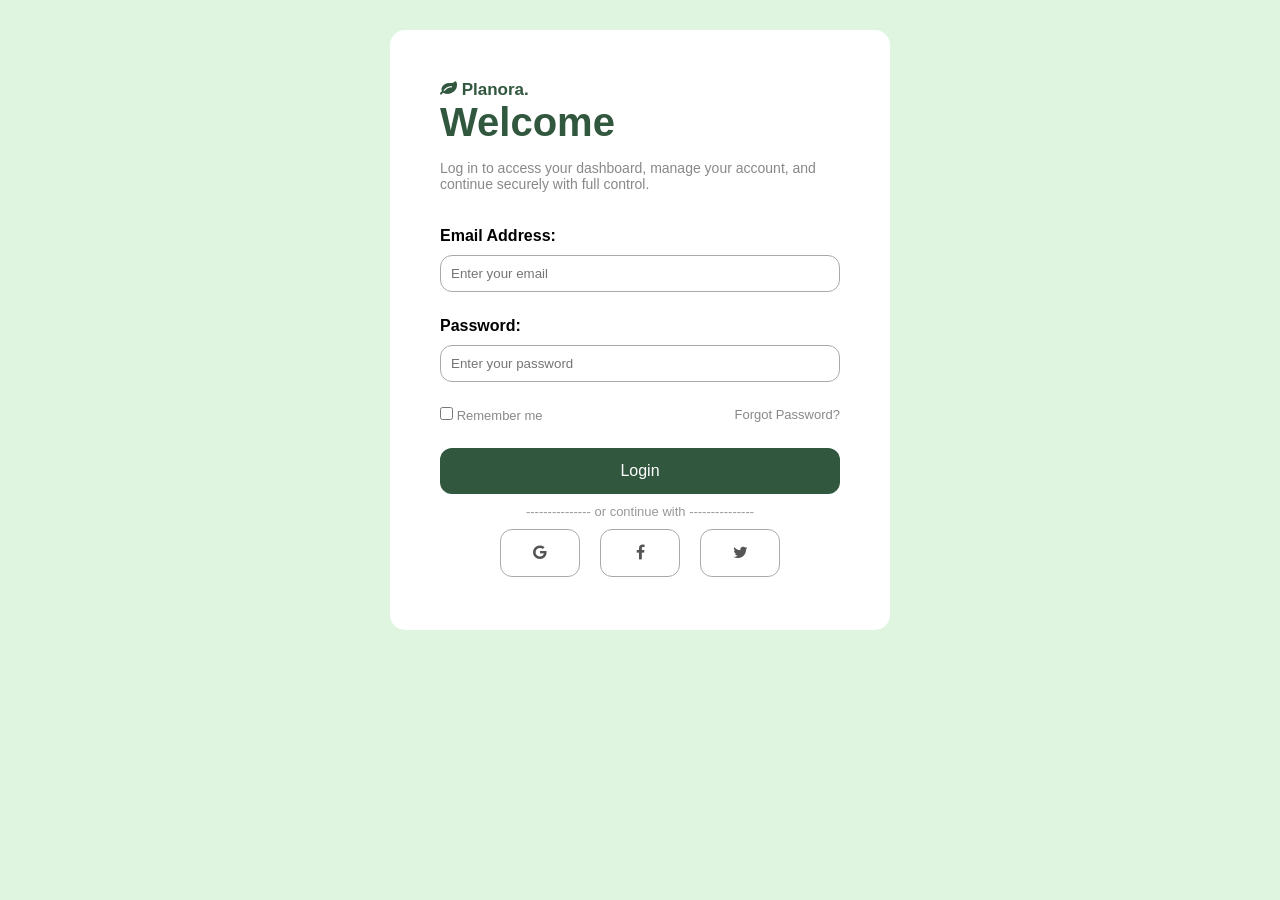
<file: index.html>
<!DOCTYPE html>
<html lang="en">
<head>
    <meta charset="UTF-8">
    <meta name="viewport" content="width=device-width, initial-scale=1.0">
    <link rel="stylesheet" href="https://cdnjs.cloudflare.com/ajax/libs/font-awesome/4.7.0/css/font-awesome.min.css">
    <link rel="stylesheet" href="l.css">
    
    <title>Login Page</title>
</head>
<body>
    <main class="container">
        <section class="right">
            <div class="logo"><i class="fa fa-leaf" aria-hidden="true"></i> Planora.</div>
            <h2 class="welcome">Welcome</h2>
            <p class="description">
                Log in to access your dashboard, manage your account,
                and continue securely with full control.
            </p>
            <label>Email Address:</label>
            <input type="email" placeholder="Enter your email" class="type">
            <label>Password:</label>
            <input type="password" placeholder="Enter your password" class="type">
            <div class="options">
                <div style="float:left;">
                    <input type="checkbox">
                    <span>Remember me</span>
                </div>
                <p style="float:right;">Forgot Password?</p>

            </div>


            <button id="loginBtn">Login</button>
            <div class="or">
                --------------- or continue with ---------------
            </div>

            <div class="social">
                <button><i class="fa fa-google" aria-hidden="true"></i></button>
                <button><i class="fa fa-facebook" aria-hidden="true"></i></button>
                <button><i class="fa fa-twitter" aria-hidden="true"></i></button>

            </div>

        </section>


    </main>
    <script src="login.js"></script>
</body>
</html>
</file>
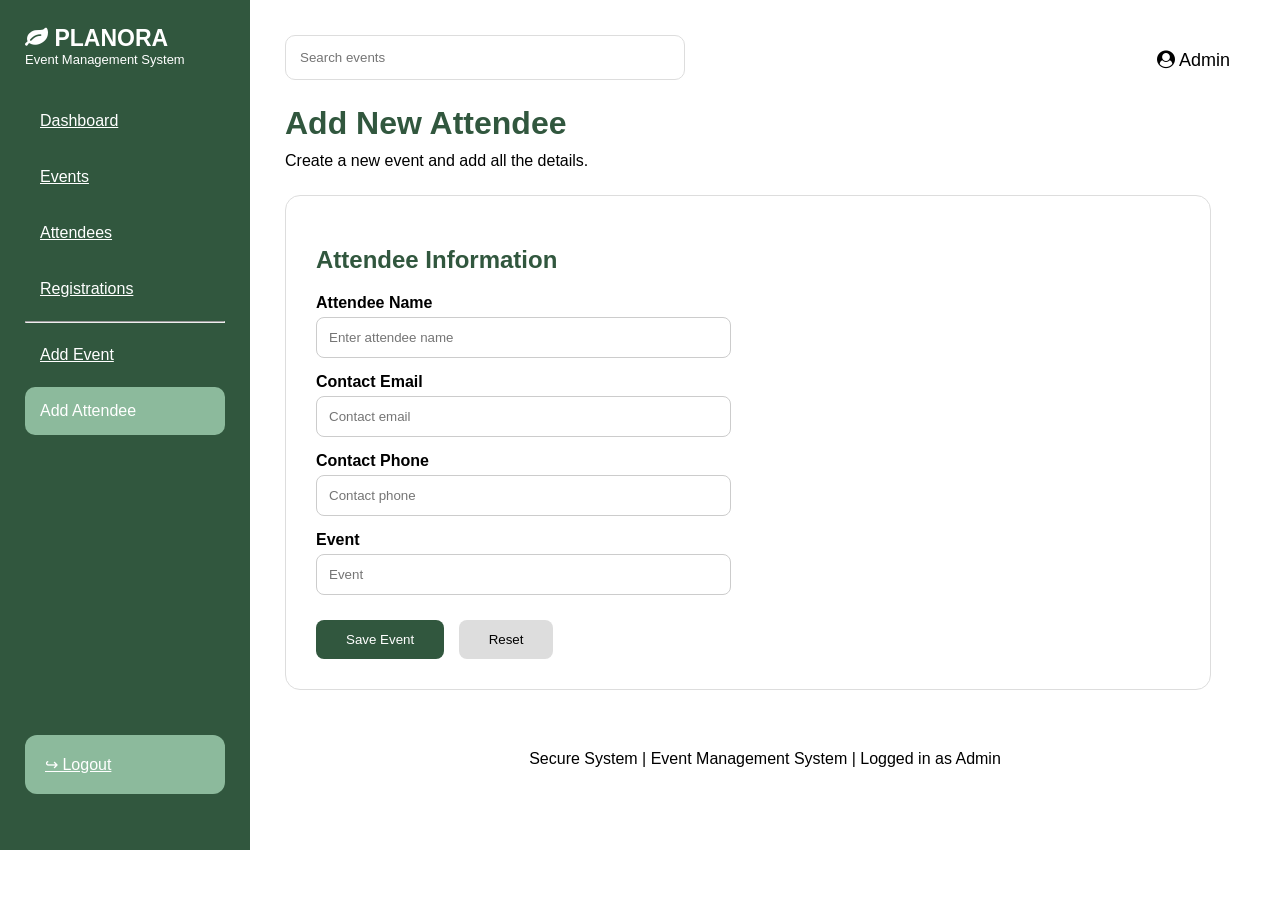
<file: addattendee.html>
<!DOCTYPE html>
<html>
<head>
    <meta charset="UTF-8">
    <meta name="viewport" content="width=device-width, initial-scale=1.0">
    <title>Add Attendee - Planora</title>
    <link rel="stylesheet" href="addattendee.css">
    <link rel="stylesheet" href="https://cdnjs.cloudflare.com/ajax/libs/font-awesome/4.7.0/css/font-awesome.min.css">
</head>

<body>
    <div class="sidebar">
        <h2 class="logo"><i class="fa fa-leaf"></i> PLANORA</h2>
        <p style="font-size:13px;">Event Management System</p>
        <nav>
            <a href="home.html">Dashboard</a>
            <a href="eventlist.html">Events</a>
            <a href="attendeelist.html">Attendees</a>
            <a href="registration.html">Registrations</a>
            <hr>
            <a href="addevent.html">Add Event</a>
            <a class="active">Add Attendee</a>
           
        </nav>
        <div class="admin"> <a href="login.html" style="color: white;">↪ Logout</a></div>
    </div>
    <div class="main">
        <header>
            <input class="search" placeholder="Search events">
            <span class="profile"><i class="fa fa-user-circle"></i> Admin</span>
        </header>
        <h1>Add New Attendee</h1>
        <p>Create a new event and add all the details.</p>
    <div class="form-box">
        <h2>Attendee Information</h2>
        <label>Attendee Name</label>
        <input type="text" placeholder="Enter attendee name">
        <label>Contact Email</label>
        <input placeholder="Contact email">
        <label>Contact Phone</label>
        <input placeholder="Contact phone"> 
        <label>Event</label>
        <input placeholder="Event">
        <div> 
        <button>Save Event</button>
        <button class="reset">Reset</button>
        </div>
    </div>
    <footer>

    Secure System | Event Management System | Logged in as Admin

    </footer>
    </div>
</body>
</html>
</file>
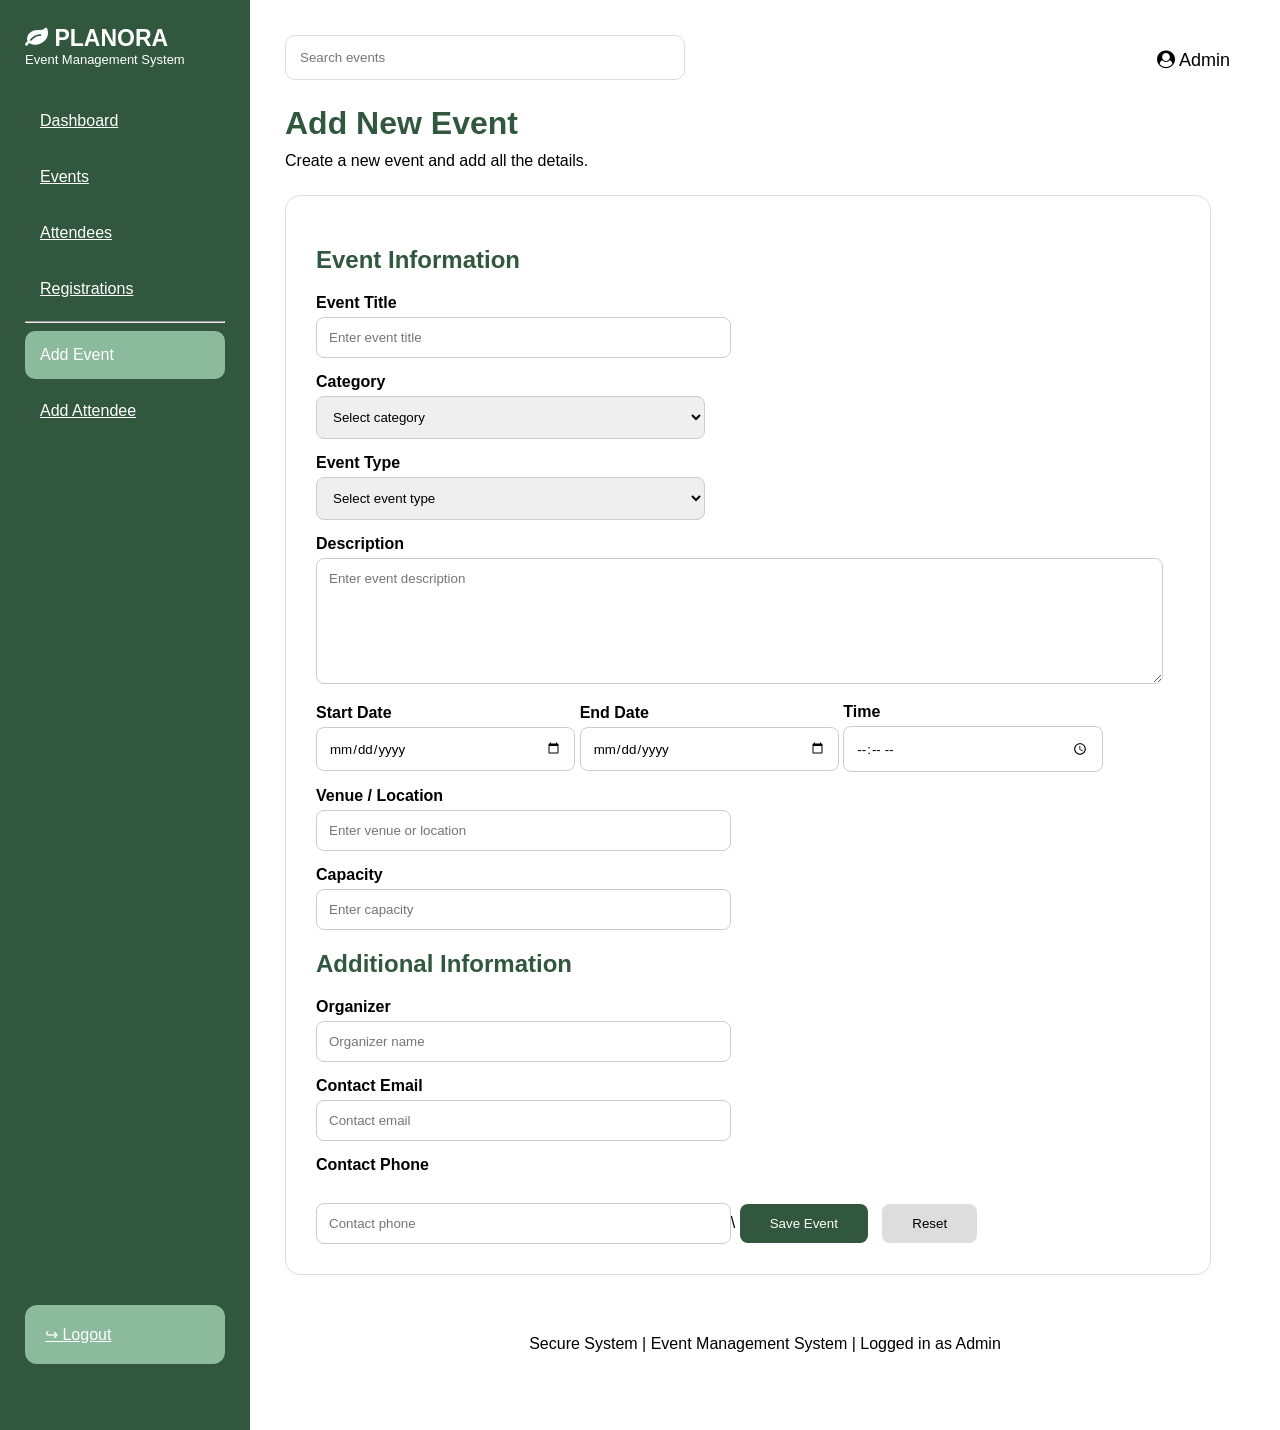
<file: addevent.html>
<!DOCTYPE html>
<html>
<head>
    <meta charset="UTF-8">
    <meta name="viewport" content="width=device-width, initial-scale=1.0">
    <title>Add Event - Planora</title>
    <link rel="stylesheet" href="addevent.css">
    <link rel="stylesheet" href="https://cdnjs.cloudflare.com/ajax/libs/font-awesome/4.7.0/css/font-awesome.min.css">
</head>

<body>
    <div class="sidebar">
        <h2 class="logo"><i class="fa fa-leaf"></i> PLANORA</h2>
        <p style="font-size:13px;">Event Management System</p>
        <nav>
            <a href="home.html">Dashboard</a>
            <a href="eventlist.html">Events</a>
            <a href="attendeelist.html">Attendees</a>
            <a href="registration.html">Registrations</a>
            <hr>
            <a class="active">Add Event</a>
            <a href="addattendee.html">Add Attendee</a>
            
        </nav>
        <div class="admin">
            <a href="login.html" style="color: white;">↪ Logout</a></div>
    </div>
    <div class="main">
        <header>
            <input class="search" placeholder="Search events">
            <span class="profile"><i class="fa fa-user-circle"></i> Admin</span>
        </header>
        <h1>Add New Event</h1>
        <p>Create a new event and add all the details.</p>
    <div class="form-box">
        <h2>Event Information</h2>
        <label>Event Title</label>
        <input type="text" placeholder="Enter event title">
        <label>Category</label>
        <select>
            <option>Select category</option>
            <option>Technology</option>
            <option>Music</option>
        </select>
        <label>Event Type</label>
        <select>
            <option>Select event type</option>
            <option>Conference</option>
            <option>Workshop</option>
        </select>
        <label>Description</label>
        <textarea placeholder="Enter event description"></textarea>
        <div class="small">
            <div>
                <label>Start Date</label>
                <input type="date">
            </div>
            <div><label>End Date</label>
                <input type="date">
            </div>
            <div>
                <label>Time</label>
                <input type="time">
            </div>
        </div>
        <label>Venue / Location</label>
        <input placeholder="Enter venue or location">
        <label>Capacity</label>
        <input placeholder="Enter capacity">
        <h2>Additional Information</h2>
        <label>Organizer</label>
        <input placeholder="Organizer name">
        <label>Contact Email</label>
        <input placeholder="Contact email">
        <label>Contact Phone</label>
        <input placeholder="Contact phone">\
        <button>Save Event</button>
        <button class="reset">Reset</button>
    </div>
    <footer>

    Secure System | Event Management System | Logged in as Admin

    </footer>
    </div>
</body>
</html>
</file>
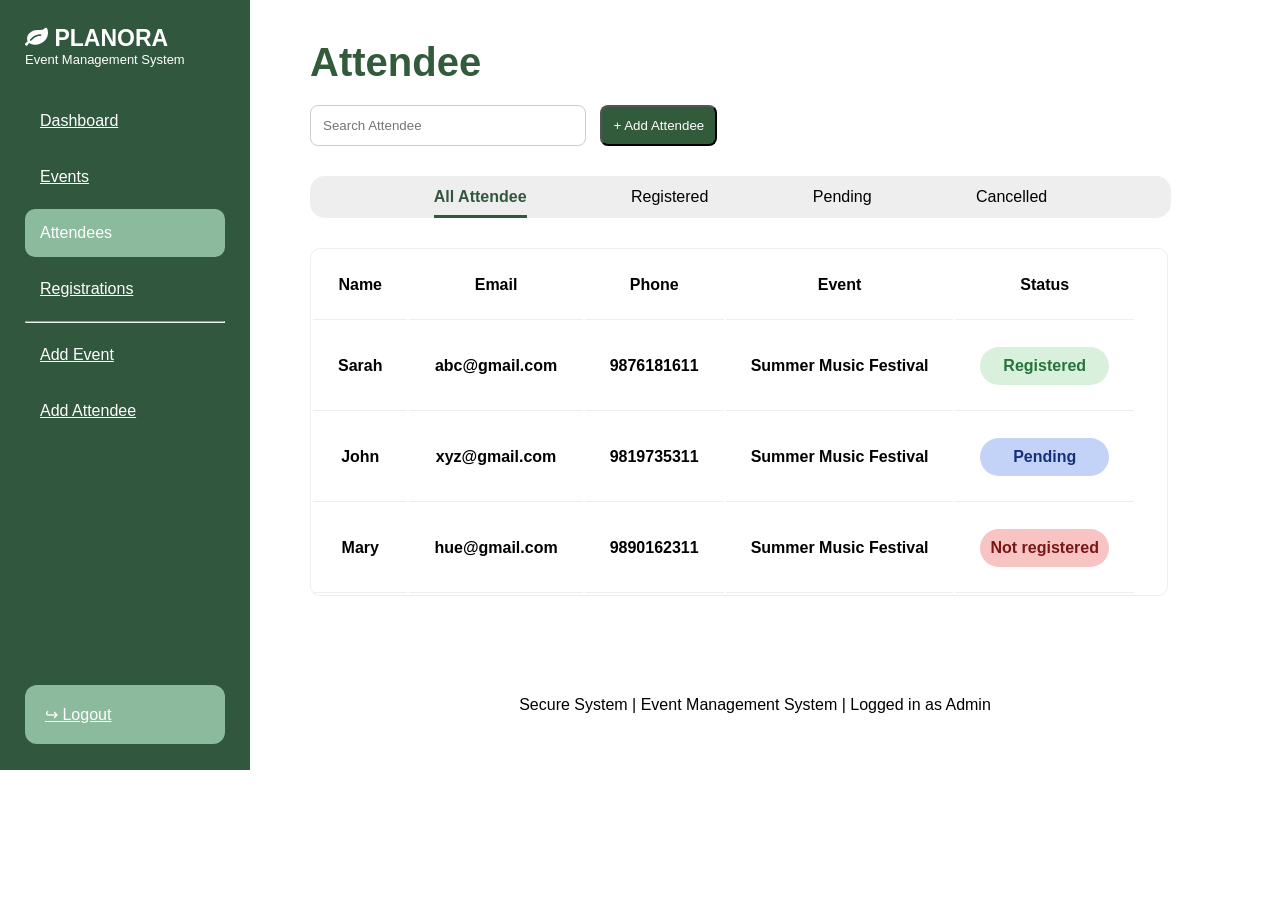
<file: attendeelist.html>
<!DOCTYPE html>
<html lang="en">
<head>
    <meta charset="UTF-8">
    <meta name="viewport" content="width=device-width, initial-scale=1.0">
    <title>Attendee List</title>
    <link rel="stylesheet" href="attendeelist.css">
    <link rel="stylesheet" href="https://cdnjs.cloudflare.com/ajax/libs/font-awesome/4.7.0/css/font-awesome.min.css">
</head>
<body>
   <div>
    <div class="sidebar">
        <div>
            <h2 class="logo"><i class="fa fa-leaf"></i> PLANORA</h2>
            <p style="font-size:13px;">Event Management System</p>
        </div>
        <nav>
            <a href="home.html">Dashboard</a>
            <a href="eventlist.html">Events</a>
            <a class="active">Attendees</a>
            <a href="registration.html">Registrations</a>
            <hr>
            <a href="addevent.html">Add Event</a>
            <a href="addattendee.html">Add Attendee</a>
            
        </nav>

        <div class="admin">
            <a href="login.html" style="color: white;">↪ Logout</a></p>
        </div>
    </div>
    <div class="main">
        <h2 class="heading">Attendee</h2>
        <input type="text" placeholder="Search Attendee" class="input">
        <a href="addattendee.html"><button>+ Add Attendee</button></a>
        <div class="menu">
            <span class="selected">All Attendee</span>
            <span>Registered</span>
            <span>Pending</span>
            <span>Cancelled</span>
        </div>
        <div class="table">
            <table>
                <tr>
                    <th>Name</th>
                    <th>Email</th>
                    <th>Phone</th>
                    <th>Event</th>
                    <th>Status</th>
                    
                </tr>

                <tr>
                    <th>Sarah</th>
                    <th>abc@gmail.com</th>
                    <th>9876181611</th>
                    <th>Summer Music Festival</th>
                    <th><div class="status-registered">Registered</div></th>
                    
                </tr>

                <tr>
                    <th>John</th>
                    <th>xyz@gmail.com</th>
                    <th>9819735311</th>
                    <th>Summer Music Festival</th>
                    <th><div class="status-pending">Pending</div></th>
                    
                </tr>

                <tr>
                    <th>Mary</th>
                    <th>hue@gmail.com</th>
                    <th>9890162311</th>
                    <th>Summer Music Festival</th>
                    <th><div class="status-notregistered">Not registered</div></th>
                    
                </tr>
            </table>
        </div>
    </div>
    <footer>

    Secure System | Event Management System | Logged in as Admin

    </footer>
   </div> 
</body>
</html>
</file>
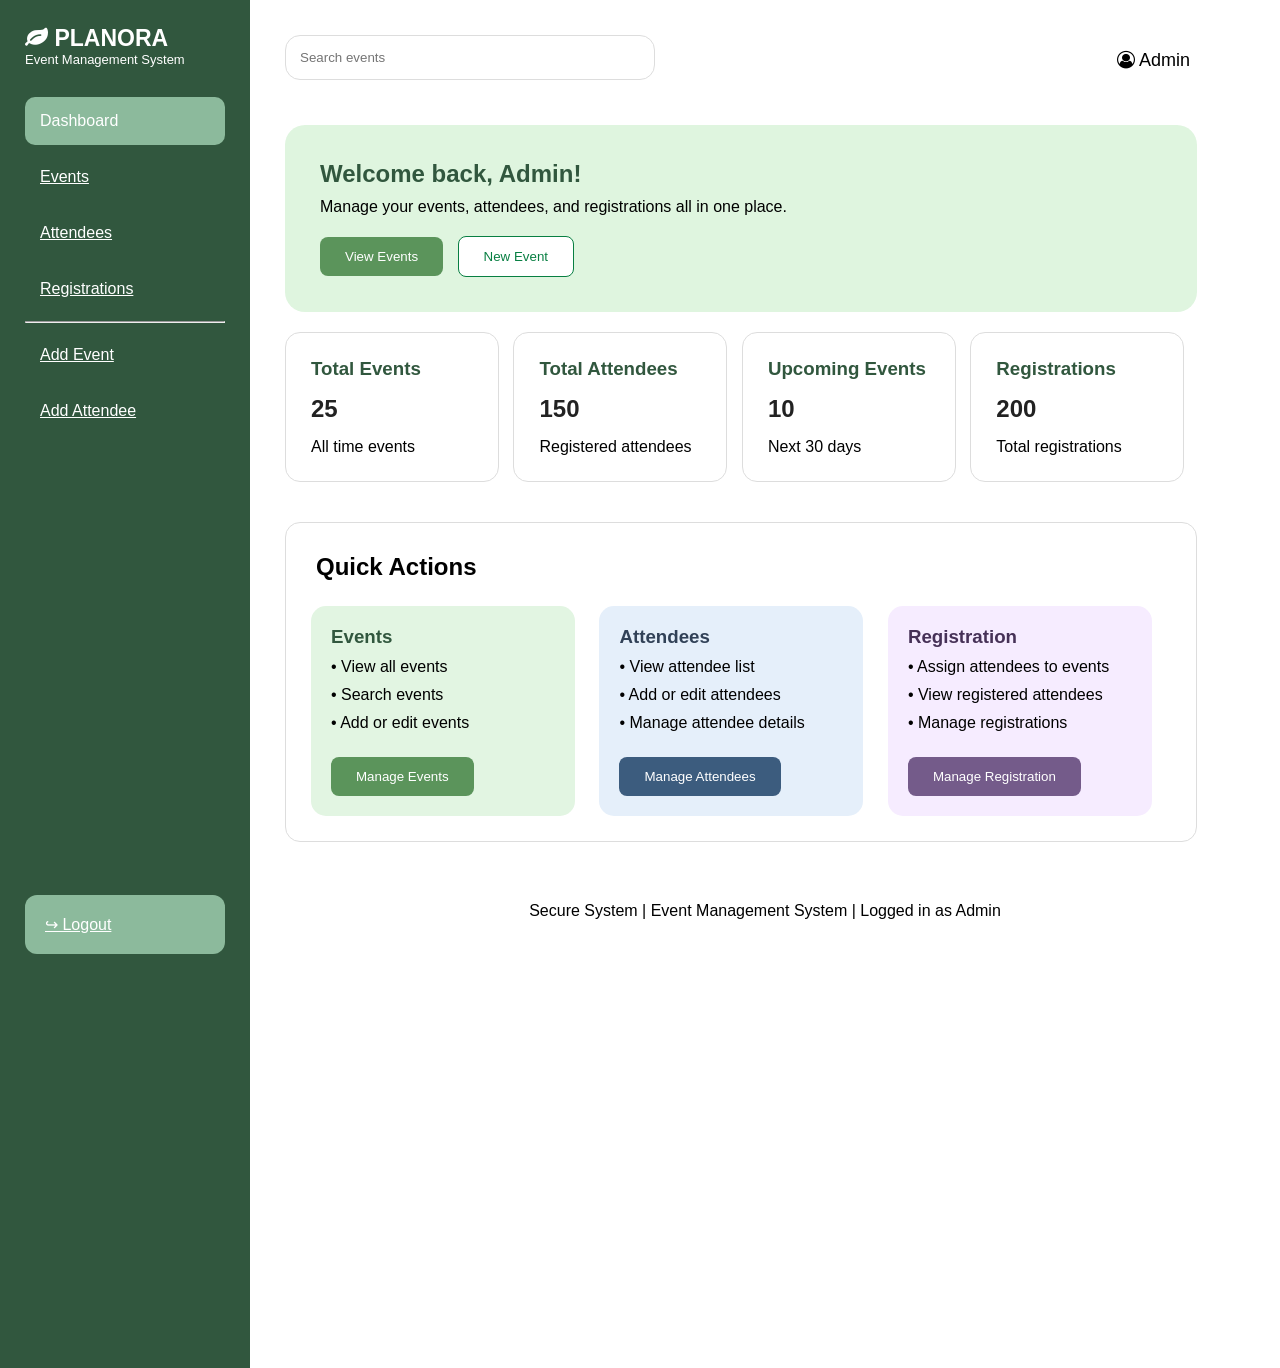
<file: home.html>
<!DOCTYPE html>
<html lang="en">
<head>
    <meta charset="UTF-8">
    <meta name="viewport" content="width=device-width, initial-scale=1.0">
        <link rel="stylesheet" href="https://cdnjs.cloudflare.com/ajax/libs/font-awesome/4.7.0/css/font-awesome.min.css">
    <title>Planora Dashboard</title>
    <link rel="stylesheet" href="home.css">
</head>
<body>

<div>
    <div class="sidebar">
        <div>
            <h2 class="logo"><i class="fa fa-leaf" aria-hidden="true"></i> PLANORA</h2>
            <p style="font-size:13px;">Event Management System</p>
        </div>

        <nav style="margin-top:30px;">
            <a class="active">Dashboard</a>
            <a href="eventlist.html">Events</a>
            <a href="attendeelist.html">Attendees</a>
            <a href="registration.html">Registrations</a>
            <hr>
            <a href="addevent.html">Add Event</a>
            <a href="addattendee.html">Add Attendee</a>
        </nav>


        <div class="admin">
            <a href="login.html" style="color: white;">↪ Logout</a>
        </div>

    </div>

    <!-- Main Content -->
    <main id="main">

        <!-- Navbar -->
        <header style="height:80px;">
            <input type="text" placeholder="Search events" class="input">
            <div class="profile"><i class="fa fa-user-circle-o" aria-hidden="true"></i> Admin</div>

        </header>


        <!-- Hero -->
        <section class="hero">
            <h1>Welcome back, Admin!</h1>
            <p>
            Manage your events, attendees, and registrations all in one place.
            </p>

            <a href="eventlist.html"><button style="background-color: rgb(91, 148, 91)";>View Events</button></a>
            <a href="addevent.html"><button class="outline">New Event </button></a>

        </section>



        <!-- Cards -->
        <section>
            <div class="cards">
                <h3>Total Events</h3>
                <h1>25</h1>
                <p>All time events</p>
            </div>


            <div class="cards">
                <h3>Total Attendees</h3>
                <h1>150</h1>
                <p>Registered attendees</p>
            </div>


            <div class="cards">
                
                <h3>Upcoming Events</h3>
                <h1>10</h1>
                <p>Next 30 days</p>
            </div>


            <div class="cards">
                
                <h3>Registrations</h3>
                <h1>200</h1>
                <p>Total registrations</p>
            </div>

        </section>




        <!-- Quick Actions -->

        <section  class="quicksection">

            <h2 style="margin: 15px;">Quick Actions</h2>
                <div class="quick" style="background-color: rgb(226, 245, 226);">
                    <h3 style="color:#31573e;"> Events</h3>
                    <p>• View all events</p>
                    <p>• Search events</p>
                    <p>• Add or edit events</p>

                    <a href="eventlist.html"><button style="background-color: rgb(91, 148, 91) ;">Manage Events</button></a>
                </div>



                <div class="quick" style="background-color: rgb(229, 239, 250);">
                    <h3 style="color:#314157;"> Attendees</h3>

                    <p>• View attendee list</p>
                    <p>• Add or edit attendees</p>
                    <p>• Manage attendee details</p>

                    <a href="attendeelist.html"><button style="background-color: rgb(60, 92, 126);;">Manage Attendees</button></a>

                </div>



                <div class="quick" style="background-color: rgb(246, 236, 255);">

                    <h3 style="color:#463157;">Registration</h3>

                    <p>• Assign attendees to events</p>
                    <p>• View registered attendees</p>
                    <p>• Manage registrations</p>

                    <button style="background-color:rgb(116, 91, 138); ;">Manage Registration</button>

                </div>

        </section>

<footer>

Secure System | Event Management System | Logged in as Admin

</footer>



    </main>

</div>


</body>
</html>
</file>
<file: l.css>
*{
    margin:0;
    padding:0;
    box-sizing:border-box;
    font-family: Arial, sans-serif;
}

body{
    background:#dff5df;
    margin-left:150px;
    margin-top:30px;
}

/* Main box */
.container{
    margin-left: 240px;
    width:500px;
    height:600px;
    background:white;
    border-radius:15px;
    overflow:hidden;

}



.logo{
    color:#31573e;
    font-weight:bold;
    font-size:17px;

}

/* Right side */
.right{    
    padding:50px;

}


.welcome{
    color:#31573e;
    font-size:40px;
    margin-bottom:15px;

}

.description{
    color:#888;
    font-size:14px;
    margin-bottom:35px;

}

label{
    display:block;
    font-weight:bold;
    margin-bottom:10px;

}


.type{

    width:100%;
    padding:10px;
    border:1px solid #aaa;
    border-radius:12px;
    margin-bottom:25px;

}


/* Remember + forgot */
.options{

    overflow:hidden;

    font-size:13px;

    color:#888;

    margin-bottom:25px;

}


/* Login button */

button{

    width:100%;
    padding:14px;
    border:none;
    border-radius:12px;
    background:#31573e;
    color:white;
    font-size:16px;

}



/* OR section */

.or{

    text-align:center;
    margin:10px;
    color:#999;
    font-size:13px;

}



.social{
    text-align:center;

}


.social button{
    background:white;
    color:#555;
    border:1px solid #aaa;
    width:80px;
    margin:0 8px;

}
</file>
<file: addattendee.css>
*{
    margin:0;
    padding:0;
    font-family:Arial;

}

body{
    background:#ffffff;

}


.sidebar{
    width:200px;
    height:800px;
    float:left;
    background:#31573e;
    color:white;
    padding:25px;
}

.logo{
    font-size:23px;
    color:white;
}

nav{
    margin-top:30px;
}


nav a{

    display:block;
    padding:15px;
    margin:8px 0;
    color:white;
}

.active{

    background:#8cba9c;
    border-radius:10px;

}

.admin{

    margin-top:300px;
    background:#8cba9c;
    padding:20px;
    border-radius:12px;

}


/* Main */
.main{
    margin-left:250px;
    padding:35px;
}

header{
    height:70px;
}

.search{
    width:370px;
    padding:14px;
    border:1px solid #ddd;
    border-radius:10px;
}

.profile{
    float:right;
    margin:15px;
    font-size:18px;
}

h1{
    color:#31573e;
    margin-bottom:10px;
}

/* Form */
.form-box{
    margin-top:25px;
    width:90%;
    border:1px solid #ddd;
    padding:30px;
    border-radius:15px;
}

.form-box h2{
    color:#31573e;
    margin-bottom:20px;
    margin-top:20px;
}

label{
    display:block;
    margin-top:15px;
    margin-bottom:5px;
    font-weight:bold;
}

input,select,textarea{
    width:45%;
    padding:12px;
    border:1px solid #ccc;
    border-radius:8px;
}

textarea{
    width:95%;
    height:100px;
}

.small div{
    display:inline-block;
    width:30%;
}

.small input{
    width:90%;

}

.upload{
    border:1px dashed #aaa;
    width:95%;
    padding:25px;
    margin-top:10px;
    border-radius:10px;
}

button{
    background:#31573e;
    color:white;
    border:0;
    padding:12px 30px;
    border-radius:8px;
    margin-top:25px;
}

.reset{
    background:#ddd;
    color:black;
    margin-left:10px;
}

footer{
    margin-top:40px;
    padding:20px;
    text-align:center;
}
</file>
<file: addevent.css>
*{
    margin:0;
    padding:0;
    font-family:Arial;

}

body{
    background:#ffffff;

}


.sidebar{
    width:200px;
    height:1380px;
    float:left;
    background:#31573e;
    color:white;
    padding:25px;
}

.logo{
    font-size:23px;
    color:white;
}

nav{
    margin-top:30px;
}


nav a{

    display:block;
    padding:15px;
    margin:8px 0;
    color:white;
}

.active{

    background:#8cba9c;
    border-radius:10px;

}

.admin{

    margin-top:870px;
    background:#8cba9c;
    padding:20px;
    border-radius:12px;

}

/* Main */
.main{
    margin-left:250px;
    padding:35px;
}

header{
    height:70px;
}

.search{
    width:370px;
    padding:14px;
    border:1px solid #ddd;
    border-radius:10px;
}

.profile{
    float:right;
    margin:15px;
    font-size:18px;
}

h1{
    color:#31573e;
    margin-bottom:10px;
}

/* Form */
.form-box{
    margin-top:25px;
    width:90%;
    border:1px solid #ddd;
    padding:30px;
    border-radius:15px;
}

.form-box h2{
    color:#31573e;
    margin-bottom:20px;
    margin-top:20px;
}

label{
    display:block;
    margin-top:15px;
    margin-bottom:5px;
    font-weight:bold;
}

input,select,textarea{
    width:45%;
    padding:12px;
    border:1px solid #ccc;
    border-radius:8px;
}

textarea{
    width:95%;
    height:100px;
}

.small div{
    display:inline-block;
    width:30%;
}

.small input{
    width:90%;

}

.upload{
    border:1px dashed #aaa;
    width:95%;
    padding:25px;
    margin-top:10px;
    border-radius:10px;
}

button{
    background:#31573e;
    color:white;
    border:0;
    padding:12px 30px;
    border-radius:8px;
    margin-top:25px;
}

.reset{
    background:#ddd;
    color:black;
    margin-left:10px;
}

footer{
    margin-top:40px;
    padding:20px;
    text-align:center;
}
</file>
<file: attendeelist.css>
*{
    margin:0;
    padding:0;
    font-family:Arial;

}

body{
    background:#ffffff;

}


.sidebar{
    width:200px;
    height:720px;
    float:left;
    background:#31573e;
    color:white;
    padding:25px;
}

.logo{
    font-size:23px;
    color:white;
}

nav{
    margin-top:30px;
}


nav a{

    display:block;
    padding:15px;
    margin:8px 0;
    color:white;
}

.active{

    background:#8cba9c;
    border-radius:10px;

}

.admin{

    margin-top:250px;
    background:#8cba9c;
    padding:20px;
    border-radius:12px;

}

.main{
    margin-left:270px;
    padding:40px;

}

.heading{
    font-size:40px;
    color:#315B3B;
}

.input{
    margin-top:20px;
    width:250px;
    padding:12px;
    border-radius:8px;
    border:1px solid #ccc;
}
button{
    background:#315B3B;
    color:white;
    padding:11px;
    border-radius:8px;
    margin-left:10px;
}
.menu{
    margin-top: 30px;
    background-color: #eee;
    padding: 12px;
    width: 90%;
    border-radius: 15px;
    text-align: center;
}

.menu span{
    margin-left: 50px;
    margin-right: 50px;
}

.selected{
    color: #31573e;
    border-bottom: 3px solid #31573e;
    font-weight: bold;
    padding-bottom: 10px;
}

.table{
    margin-top: 30px;
    border: 1px solid #eee;
    border-radius: 10px;
    width: 92%;
}
th{
    padding: 25px;
    text-align: center;
    border-bottom: 1px solid #eee;
}

.status-registered{
    color:#26733c; 
    background-color: #d8f0dc;
    padding: 10px;
    border-radius: 20px;
}

.status-notregistered{
    color:#791616; 
    background-color: #f8c3c3;
    padding: 10px;
    border-radius: 20px;
    
}

.status-pending{
    color:#163179;
    background-color: #c3d3f8;
    padding: 10px;
    border-radius: 20px;
}

.status{
    margin: 30px;
    padding: 8px;
    font-weight: bold;
    border-radius: 40px;
}
footer{
    margin-top:40px;
    padding:20px;
    text-align:center;
}
</file>
<file: home.css>
*{

    margin:0;
    padding:0;
    box-sizing:border-box;
    font-family:Arial,sans-serif;
}

body{

    background:#ffffff;

}


.sidebar{

    width:250px;
    height:152vh;
    float:left;
    background:#31573e;
    color:white;
    padding:25px;

}



.logo{

    color:white;
    font-size:23px;
    font-weight:bold;

}


nav{

    margin-top:30px;

}


nav a{
    display:block;
    padding:15px;
    margin:8px 0;
    color:white;

}

.active{
    background:#8cba9c;
    border-radius:10px;
}



.admin{
    margin-top:460px;
    background:#8cba9c;
    padding:20px;
    border-radius:12px;

}

#main{
    margin-left:250px;
    padding:35px;

}

.input{
    width:370px;
    padding:14px;
    border:1px solid #ddd;
    border-radius:15px;

}

.profile{
    float:right;
    margin-top:15px;
    margin-right:55px;
    font-size:18px;

}

/* Hero */


.hero{
    background:#dff5df;
    padding:35px;
    border-radius:20px;
    margin-top:10px;
    width:95%;
}

.hero h1{
    color:#31573e;
    margin-bottom:10px;

}

button{
    color:white;
    border:0;
    padding:12px 25px;
    border-radius:8px;
    margin-top:20px;
    margin-right:10px;
}



.outline{
    background:white;
    color:#087f42;
    border:1px solid #087f42;
}

.cards{
    display:inline-block;
    width:214px;
    background:white;
    padding:25px;
    margin:20px 10px 10px 0;
    border:1px solid #ddd;
    border-radius:15px;
}

.cards h3{
    color:#31573e;
}


.cards h1{
    margin:15px 0;
    color:#222;
}

/* Quick Section */

.quicksection{
    margin-top:30px;
    width:95%;
    border:1px solid #ddd;
    border-radius:15px;
    padding:15px;
}

.quick{
   display:inline-block;
    width:30%;
    margin:10px;
    padding:20px;
    border-radius:15px;
}

.quick p{
    margin:10px 0;
}

.quick button{
    margin-top:15px;
}

footer{
    margin-top:40px;
    padding:20px;
    text-align:center;
}
</file>
